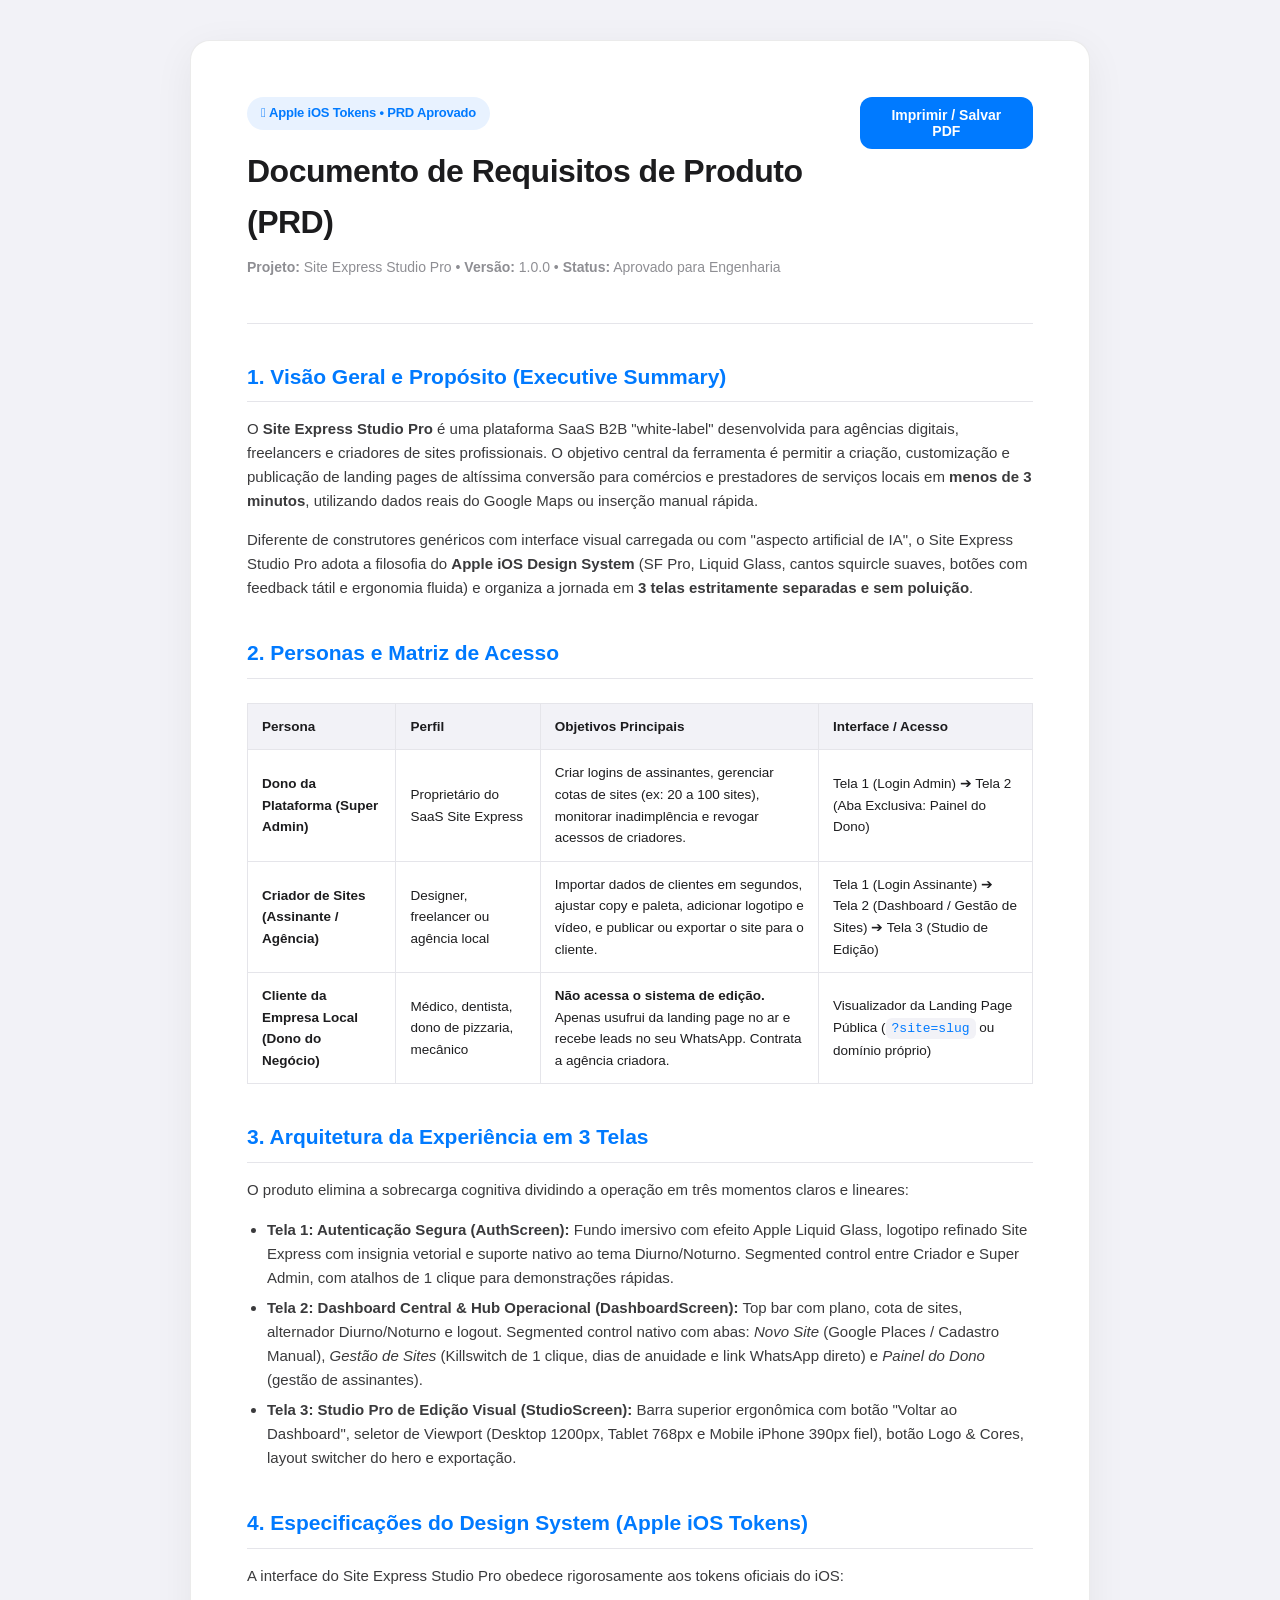
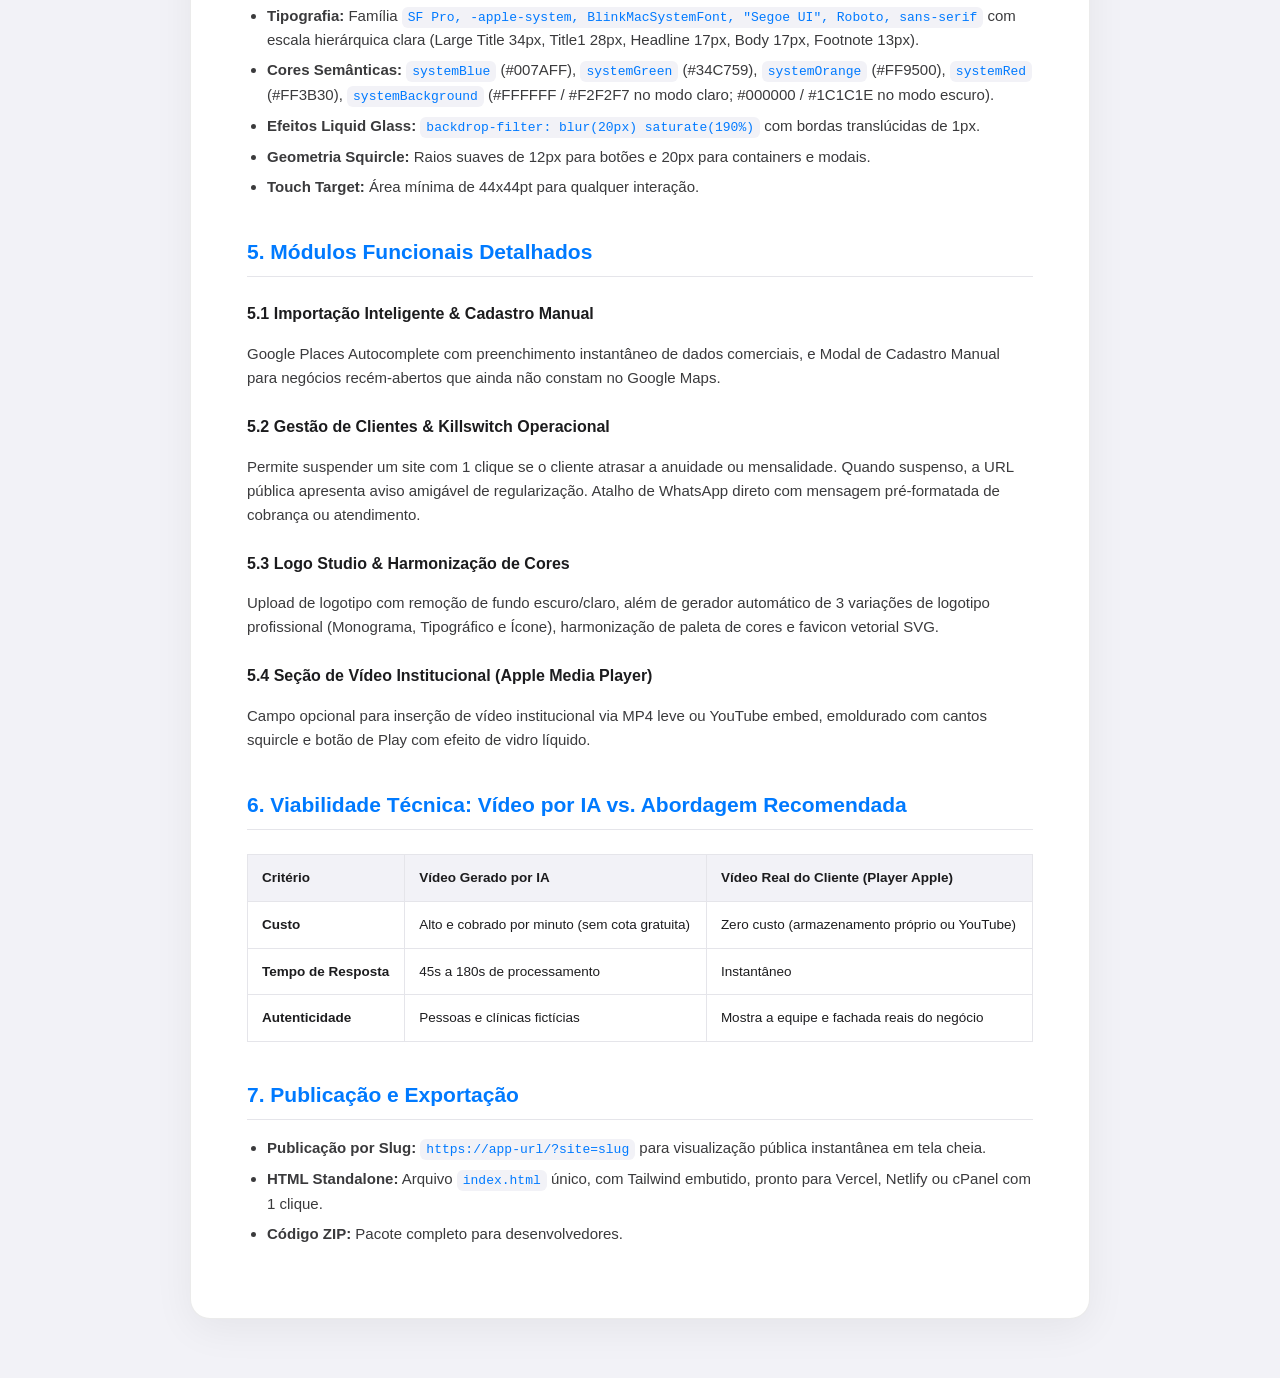
<file: public/PRD-Site-Express-Studio-Pro.html>
<!DOCTYPE html>
<html lang="pt-BR">
<head>
  <meta charset="UTF-8">
  <meta name="viewport" content="width=device-width, initial-scale=1.0">
  <title>PRD - Site Express Studio Pro</title>
  <style>
    * { box-sizing: border-box; }
    body {
      font-family: -apple-system, BlinkMacSystemFont, "SF Pro Text", "SF Pro", "Segoe UI", Roboto, sans-serif;
      line-height: 1.6;
      color: #1d1d1f;
      background: #f2f2f7;
      margin: 0;
      padding: 40px 20px;
      -webkit-font-smoothing: antialiased;
    }
    .container {
      max-width: 900px;
      margin: 0 auto;
      background: #ffffff;
      padding: 56px;
      border-radius: 20px;
      box-shadow: 0 10px 40px rgba(0,0,0,0.06);
      border: 1px solid rgba(0,0,0,0.08);
    }
    .badge {
      display: inline-flex;
      align-items: center;
      gap: 6px;
      padding: 6px 14px;
      background: #e8f2ff;
      color: #007aff;
      border-radius: 100px;
      font-size: 13px;
      font-weight: 700;
      margin-bottom: 16px;
      letter-spacing: -0.2px;
    }
    h1 { font-size: 32px; color: #1c1c1e; margin: 0 0 8px 0; font-weight: 800; letter-spacing: -0.5px; }
    .meta { font-size: 14px; color: #8e8e93; margin-bottom: 24px; }
    h2 { font-size: 21px; color: #007aff; margin-top: 36px; margin-bottom: 14px; border-bottom: 1px solid #e5e5ea; padding-bottom: 8px; font-weight: 700; }
    h3 { font-size: 16px; color: #1c1c1e; margin-top: 24px; margin-bottom: 8px; font-weight: 600; }
    p, li { font-size: 15px; color: #3a3a3c; }
    ul { padding-left: 20px; }
    li { margin-bottom: 6px; }
    table { width: 100%; border-collapse: collapse; margin: 24px 0; font-size: 13.5px; }
    th, td { border: 1px solid #e5e5ea; padding: 12px 14px; text-align: left; }
    th { background: #f2f2f7; font-weight: 700; color: #1c1c1e; }
    code { background: #f2f2f7; padding: 3px 6px; border-radius: 6px; font-family: ui-monospace, Menlo, Consolas, monospace; font-size: 13px; color: #007aff; }
    pre { background: #1c1c1e; color: #f5f5f7; padding: 18px; border-radius: 14px; overflow-x: auto; font-size: 13px; line-height: 1.5; }
    .print-button {
      background: #007aff;
      color: #fff;
      border: none;
      padding: 10px 20px;
      border-radius: 12px;
      font-weight: 600;
      font-size: 14px;
      cursor: pointer;
      margin-bottom: 24px;
    }
    .print-button:hover { background: #0062cc; }
    @media print {
      body { background: #fff; padding: 0; }
      .container { box-shadow: none; border: none; padding: 0; }
      .print-button { display: none; }
    }
  </style>
</head>
<body>
  <div class="container">
    <div style="display: flex; justify-content: space-between; align-items: flex-start;">
      <div>
        <div class="badge"> Apple iOS Tokens &bull; PRD Aprovado</div>
        <h1>Documento de Requisitos de Produto (PRD)</h1>
        <div class="meta"><strong>Projeto:</strong> Site Express Studio Pro &bull; <strong>Versão:</strong> 1.0.0 &bull; <strong>Status:</strong> Aprovado para Engenharia</div>
      </div>
      <button class="print-button" onclick="window.print()">Imprimir / Salvar PDF</button>
    </div>
    
    <hr style="border:0; border-top: 1px solid #e5e5ea; margin: 20px 0 32px 0;" />

    <h2>1. Visão Geral e Propósito (Executive Summary)</h2>
    <p>O <strong>Site Express Studio Pro</strong> é uma plataforma SaaS B2B "white-label" desenvolvida para agências digitais, freelancers e criadores de sites profissionais. O objetivo central da ferramenta é permitir a criação, customização e publicação de landing pages de altíssima conversão para comércios e prestadores de serviços locais em <strong>menos de 3 minutos</strong>, utilizando dados reais do Google Maps ou inserção manual rápida.</p>
    <p>Diferente de construtores genéricos com interface visual carregada ou com "aspecto artificial de IA", o Site Express Studio Pro adota a filosofia do <strong>Apple iOS Design System</strong> (SF Pro, Liquid Glass, cantos squircle suaves, botões com feedback tátil e ergonomia fluida) e organiza a jornada em <strong>3 telas estritamente separadas e sem poluição</strong>.</p>

    <h2>2. Personas e Matriz de Acesso</h2>
    <table>
      <thead>
        <tr>
          <th>Persona</th>
          <th>Perfil</th>
          <th>Objetivos Principais</th>
          <th>Interface / Acesso</th>
        </tr>
      </thead>
      <tbody>
        <tr>
          <td><strong>Dono da Plataforma (Super Admin)</strong></td>
          <td>Proprietário do SaaS Site Express</td>
          <td>Criar logins de assinantes, gerenciar cotas de sites (ex: 20 a 100 sites), monitorar inadimplência e revogar acessos de criadores.</td>
          <td>Tela 1 (Login Admin) ➔ Tela 2 (Aba Exclusiva: Painel do Dono)</td>
        </tr>
        <tr>
          <td><strong>Criador de Sites (Assinante / Agência)</strong></td>
          <td>Designer, freelancer ou agência local</td>
          <td>Importar dados de clientes em segundos, ajustar copy e paleta, adicionar logotipo e vídeo, e publicar ou exportar o site para o cliente.</td>
          <td>Tela 1 (Login Assinante) ➔ Tela 2 (Dashboard / Gestão de Sites) ➔ Tela 3 (Studio de Edição)</td>
        </tr>
        <tr>
          <td><strong>Cliente da Empresa Local (Dono do Negócio)</strong></td>
          <td>Médico, dentista, dono de pizzaria, mecânico</td>
          <td><strong>Não acessa o sistema de edição.</strong> Apenas usufrui da landing page no ar e recebe leads no seu WhatsApp. Contrata a agência criadora.</td>
          <td>Visualizador da Landing Page Pública (<code>?site=slug</code> ou domínio próprio)</td>
        </tr>
      </tbody>
    </table>

    <h2>3. Arquitetura da Experiência em 3 Telas</h2>
    <p>O produto elimina a sobrecarga cognitiva dividindo a operação em três momentos claros e lineares:</p>
    <ul>
      <li><strong>Tela 1: Autenticação Segura (AuthScreen):</strong> Fundo imersivo com efeito Apple Liquid Glass, logotipo refinado Site Express com insignia vetorial e suporte nativo ao tema Diurno/Noturno. Segmented control entre Criador e Super Admin, com atalhos de 1 clique para demonstrações rápidas.</li>
      <li><strong>Tela 2: Dashboard Central & Hub Operacional (DashboardScreen):</strong> Top bar com plano, cota de sites, alternador Diurno/Noturno e logout. Segmented control nativo com abas: <em>Novo Site</em> (Google Places / Cadastro Manual), <em>Gestão de Sites</em> (Killswitch de 1 clique, dias de anuidade e link WhatsApp direto) e <em>Painel do Dono</em> (gestão de assinantes).</li>
      <li><strong>Tela 3: Studio Pro de Edição Visual (StudioScreen):</strong> Barra superior ergonômica com botão "Voltar ao Dashboard", seletor de Viewport (Desktop 1200px, Tablet 768px e Mobile iPhone 390px fiel), botão Logo & Cores, layout switcher do hero e exportação.</li>
    </ul>

    <h2>4. Especificações do Design System (Apple iOS Tokens)</h2>
    <p>A interface do Site Express Studio Pro obedece rigorosamente aos tokens oficiais do iOS:</p>
    <ul>
      <li><strong>Tipografia:</strong> Família <code>SF Pro, -apple-system, BlinkMacSystemFont, "Segoe UI", Roboto, sans-serif</code> com escala hierárquica clara (Large Title 34px, Title1 28px, Headline 17px, Body 17px, Footnote 13px).</li>
      <li><strong>Cores Semânticas:</strong> <code>systemBlue</code> (#007AFF), <code>systemGreen</code> (#34C759), <code>systemOrange</code> (#FF9500), <code>systemRed</code> (#FF3B30), <code>systemBackground</code> (#FFFFFF / #F2F2F7 no modo claro; #000000 / #1C1C1E no modo escuro).</li>
      <li><strong>Efeitos Liquid Glass:</strong> <code>backdrop-filter: blur(20px) saturate(190%)</code> com bordas translúcidas de 1px.</li>
      <li><strong>Geometria Squircle:</strong> Raios suaves de 12px para botões e 20px para containers e modais.</li>
      <li><strong>Touch Target:</strong> Área mínima de 44x44pt para qualquer interação.</li>
    </ul>

    <h2>5. Módulos Funcionais Detalhados</h2>
    <h3>5.1 Importação Inteligente & Cadastro Manual</h3>
    <p>Google Places Autocomplete com preenchimento instantâneo de dados comerciais, e Modal de Cadastro Manual para negócios recém-abertos que ainda não constam no Google Maps.</p>

    <h3>5.2 Gestão de Clientes & Killswitch Operacional</h3>
    <p>Permite suspender um site com 1 clique se o cliente atrasar a anuidade ou mensalidade. Quando suspenso, a URL pública apresenta aviso amigável de regularização. Atalho de WhatsApp direto com mensagem pré-formatada de cobrança ou atendimento.</p>

    <h3>5.3 Logo Studio & Harmonização de Cores</h3>
    <p>Upload de logotipo com remoção de fundo escuro/claro, além de gerador automático de 3 variações de logotipo profissional (Monograma, Tipográfico e Ícone), harmonização de paleta de cores e favicon vetorial SVG.</p>

    <h3>5.4 Seção de Vídeo Institucional (Apple Media Player)</h3>
    <p>Campo opcional para inserção de vídeo institucional via MP4 leve ou YouTube embed, emoldurado com cantos squircle e botão de Play com efeito de vidro líquido.</p>

    <h2>6. Viabilidade Técnica: Vídeo por IA vs. Abordagem Recomendada</h2>
    <table>
      <thead>
        <tr>
          <th>Critério</th>
          <th>Vídeo Gerado por IA</th>
          <th>Vídeo Real do Cliente (Player Apple)</th>
        </tr>
      </thead>
      <tbody>
        <tr>
          <td><strong>Custo</strong></td>
          <td>Alto e cobrado por minuto (sem cota gratuita)</td>
          <td>Zero custo (armazenamento próprio ou YouTube)</td>
        </tr>
        <tr>
          <td><strong>Tempo de Resposta</strong></td>
          <td>45s a 180s de processamento</td>
          <td>Instantâneo</td>
        </tr>
        <tr>
          <td><strong>Autenticidade</strong></td>
          <td>Pessoas e clínicas fictícias</td>
          <td>Mostra a equipe e fachada reais do negócio</td>
        </tr>
      </tbody>
    </table>

    <h2>7. Publicação e Exportação</h2>
    <ul>
      <li><strong>Publicação por Slug:</strong> <code>https://app-url/?site=slug</code> para visualização pública instantânea em tela cheia.</li>
      <li><strong>HTML Standalone:</strong> Arquivo <code>index.html</code> único, com Tailwind embutido, pronto para Vercel, Netlify ou cPanel com 1 clique.</li>
      <li><strong>Código ZIP:</strong> Pacote completo para desenvolvedores.</li>
    </ul>
  </div>
</body>
</html>
</file>
